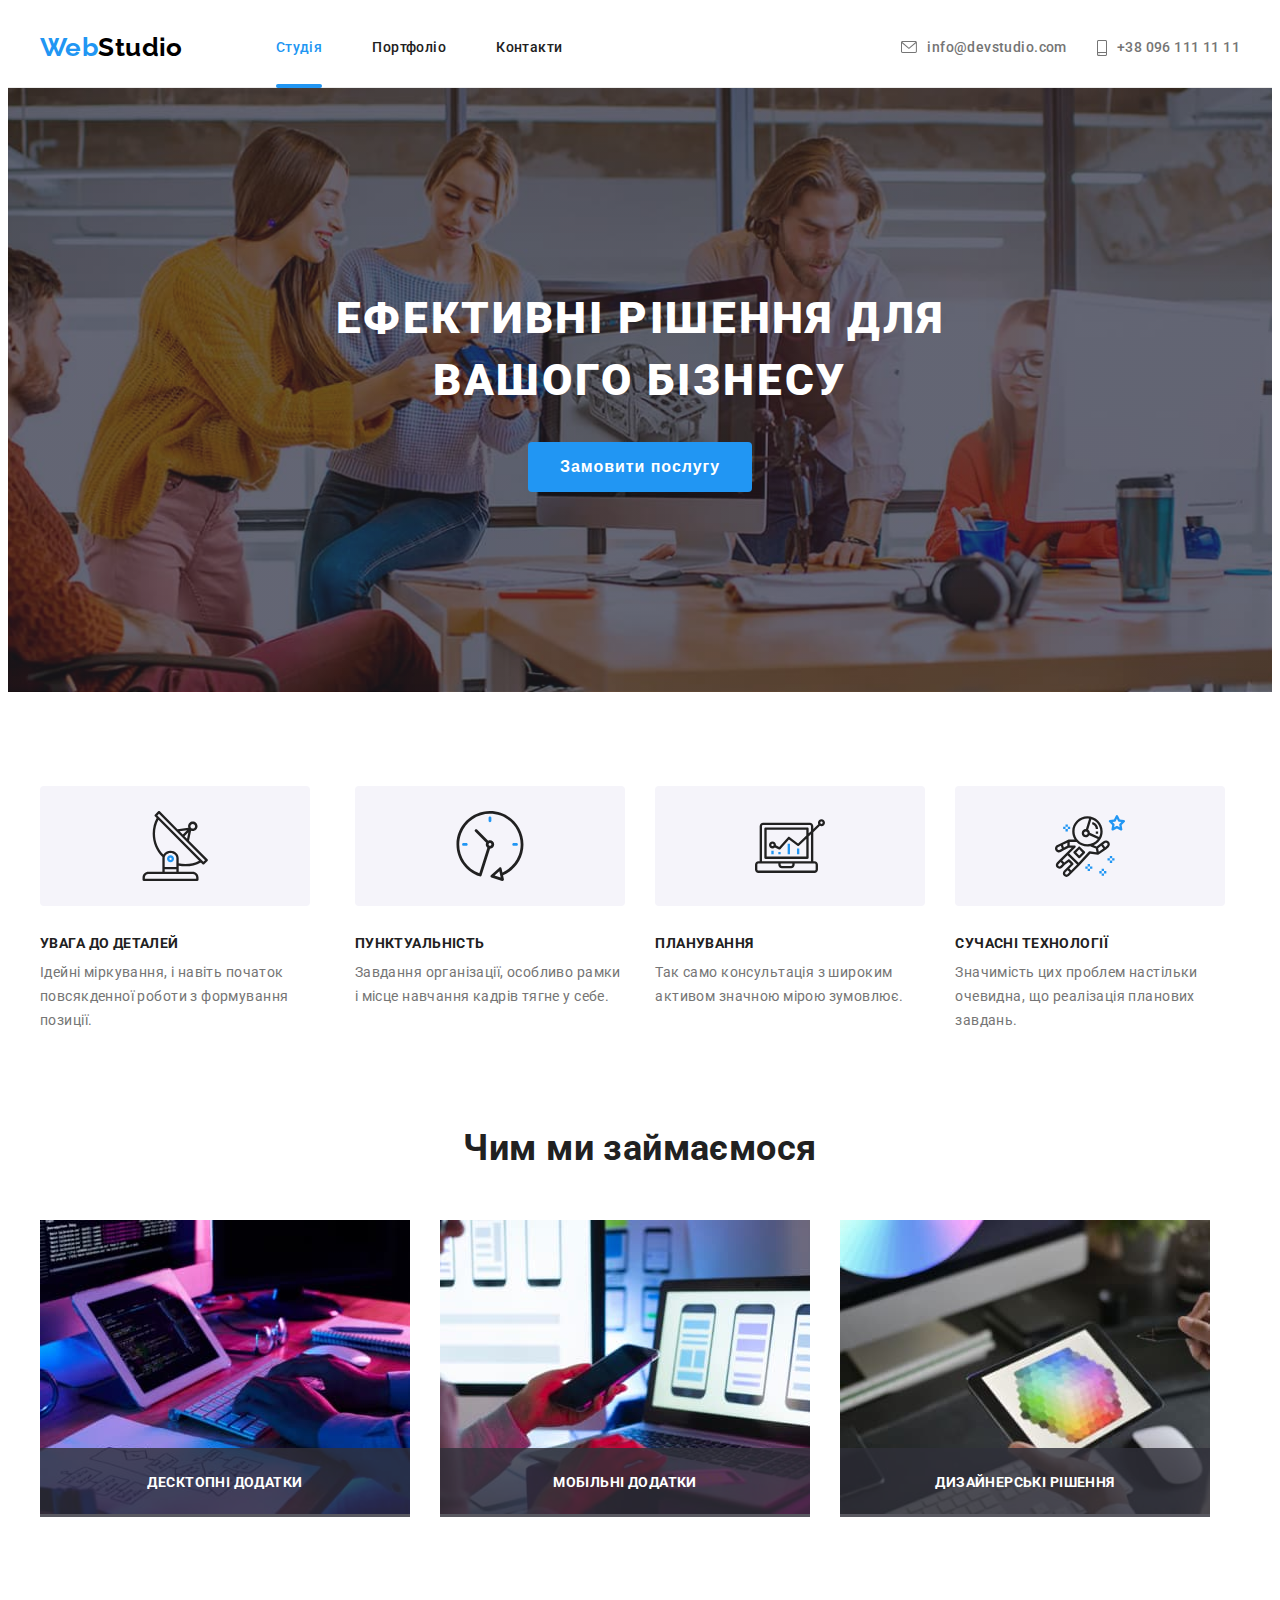
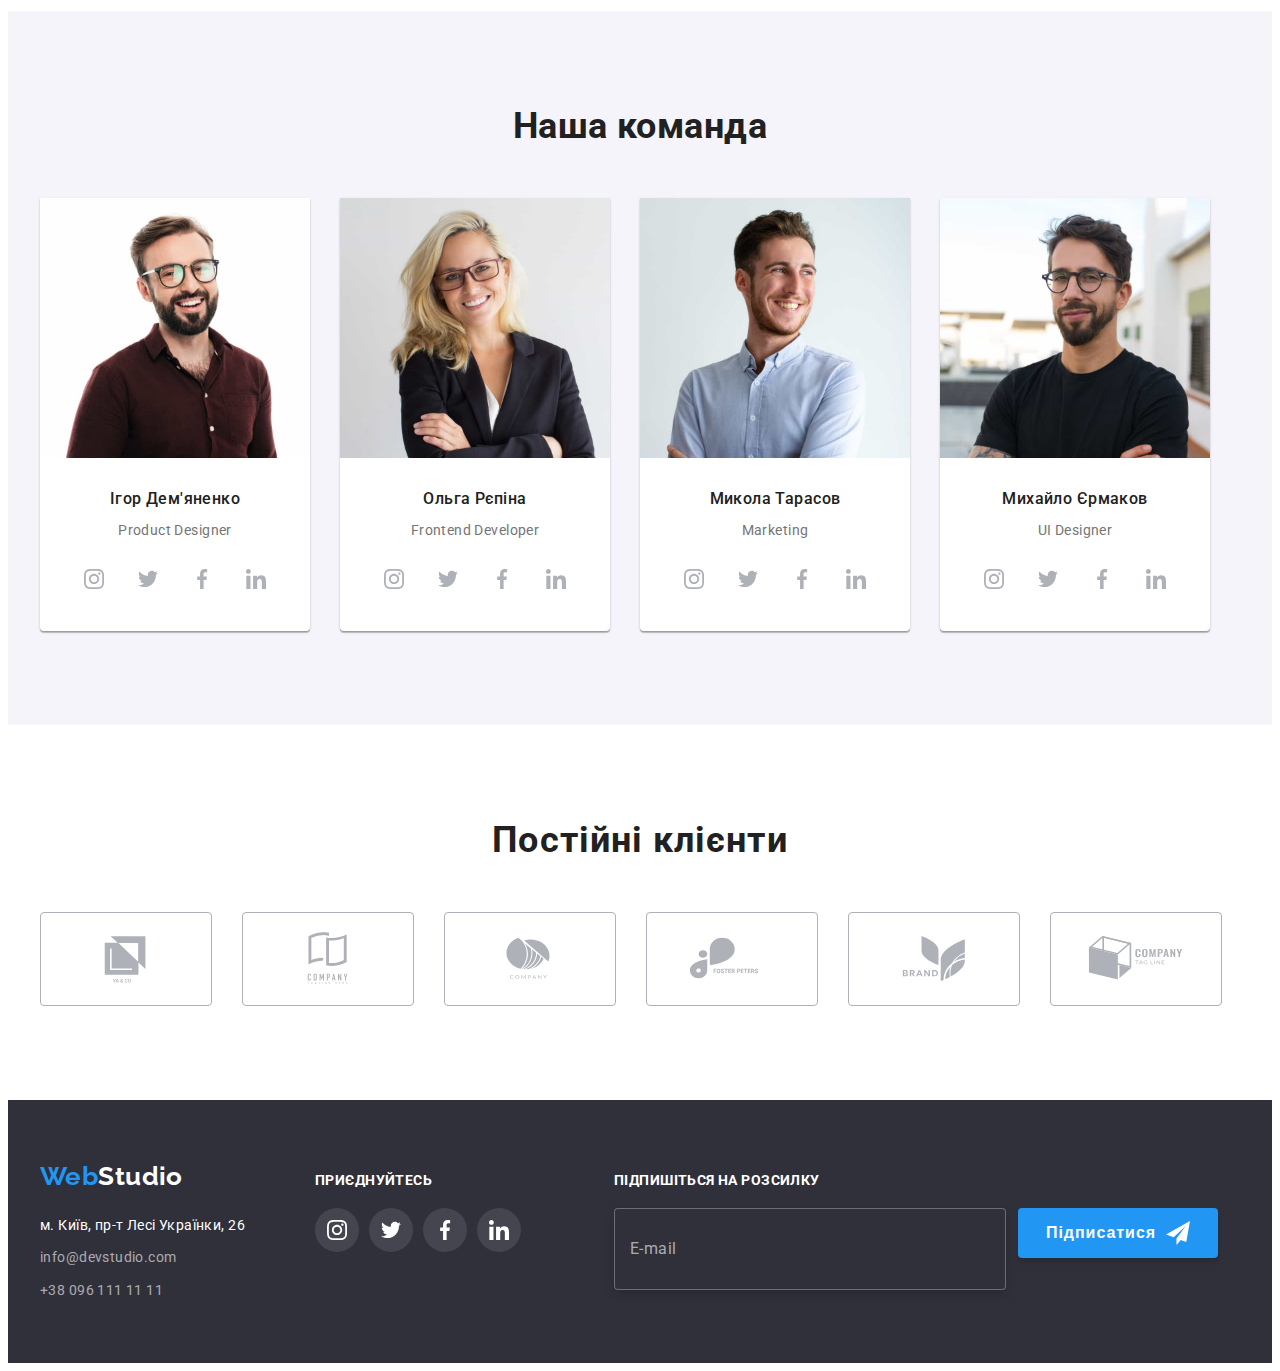
<file: index.html>
<!DOCTYPE html>
<html lang="uk">
  <head>
    <meta charset="UTF-8" />
    <meta http-equiv="X-UA-Compatible" content="IE=edge" />
    <meta name="viewport" content="width=device-width, initial-scale=1.0" />
    <title>Студія</title>
    <link rel="preconnect" href="https://fonts.googleapis.com" />
    <link rel="preconnect" href="https://fonts.gstatic.com" crossorigin />
    <link
      href="https://fonts.googleapis.com/css2?family=Raleway:wght@700&family=Roboto:wght@400;500;700;900&display=swap"
      rel="stylesheet"
    />
    <link
      rel="stylesheet"
      href="https://cdnjs.cloudflare.com/ajax/libs/modern-normalize/1.1.0/modern-normalize.min.css"
      integrity="sha512-wpPYUAdjBVSE4KJnH1VR1HeZfpl1ub8YT/NKx4PuQ5NmX2tKuGu6U/JRp5y+Y8XG2tV+wKQpNHVUX03MfMFn9Q=="
      crossorigin="anonymous"
      referrerpolicy="no-referrer"
    />
    <link rel="stylesheet" href="./css/main.min.css">
  </head>
  <body>
    <header>
      <!-- Studio name -->
      <div class="container header">
        <a href="./index.html" class="logo"
          ><span class="logo__web">Web</span>Studio</a
        >
        <!-- Menu nav -->
        <nav>
          <ul class="nav">
            <li class="nav__item">
              <a href="./index.html" class="nav__link current">Студія</a>
            </li>
            <li class="nav__item">
              <a href="./portfolio.html" class="nav__link">Портфоліо</a>
            </li>
            <li class="nav__item"><a href="/" class="nav__link">Контакти</a></li>
          </ul>
        </nav>

        <!-- Contacts -->
        <ul class="contact">
          <li class="contact__item">
            <a href="mailto:info@devstudio.com" target="_blank" class="contact__details"
              ><svg class="contact__icon" width="16" height="12">
                <use href="./images/svg-file.svg#icon-letter"></use>
              </svg>
              info@devstudio.com</a
            >
          </li>
          <li class="contact__item">
            <a href="tel:+380961111111" target="_blank" class="contact__details">
              <svg class="contact__icon" width="10" height="16">
                <use href="./images/svg-file.svg#icon-smartphone"></use>
              </svg>
              +38 096 111 11 11</a
            >
          </li>
        </ul>
      </div>
    </header>
    <main>
      <!-- Page hero -->
      <section class="hero">
        <div class="container">
          <h1 class="hero__title">Ефективні рішення для вашого бізнесу</h1>
          <button data-modal-open type="button" class="hero__button">
            Замовити послугу
          </button>
        </div>
      </section>

      <!-- Charakteristics -->
      <section class="principles">
        <div class="container">
          <h2 class="visually-hidden">Принципи нашої роботи</h2>
          <ul class="principles__list">
            <li class="principles__card">
              <div class="principles__icon-container">
                <svg class="principles__icon" width="70" height="70">
                  <use href="./images/svg-file.svg#icon-Satellite1"></use>
                </svg>
              </div>
              <h3 class="principles__title">УВАГА ДО ДЕТАЛЕЙ</h3>
              <p class="principles__text">
                Ідейні міркування, і навіть початок повсякденної роботи з
                формування позиції.
              </p>
            </li>
            <li class="principles__card">
              <div class="principles__icon-container">
                <svg class="principles__icon" width="70" height="70">
                  <use href="./images/svg-file.svg#icon-clock2"></use>
                </svg>
              </div>
              <h3 class="principles__title">ПУНКТУАЛЬНІСТЬ</h3>
              <p class="principles__text">
                Завдання організації, особливо рамки і місце навчання кадрів
                тягне у себе.
              </p>
            </li>
            <li class="principles__card">
              <div class="principles__icon-container">
                <svg class="principles__icon" width="70" height="70">
                  <use href="./images/svg-file.svg#icon-diagram3"></use>
                </svg>
              </div>
              <h3 class="principles__title">ПЛАНУВАННЯ</h3>
              <p class="principles__text">
                Так само консультація з широким активом значною мірою зумовлює.
              </p>
            </li>
            <li class="principles__card">
              <div class="principles__icon-container">
                <svg class="principles__icon" width="70" height="70">
                  <use href="./images/svg-file.svg#icon-astronaut4"></use>
                </svg>
              </div>
              <h3 class="principles__title">СУЧАСНІ ТЕХНОЛОГІЇ</h3>
              <p class="principles__text">
                Значимість цих проблем настільки очевидна, що реалізація
                планових завдань.
              </p>
            </li>
          </ul>
        </div>
      </section>
      <!-- We are engaged in -->
      <section class="applications">
        <div class="container">
          <h2 class="applications__title">Чим ми займаємося</h2>
          <ul class="applications__list">
            <li class="applications__card">
              <div class="applications__img-container">
                <img
                  class="applications__img"
                  src="./images/img.jpg"
                  width="370"
                  alt="десктопні додатки"
                />
                <p class="applications__text">Десктопні додатки</p>
              </div>
            </li>
            <li class="applications__card">
              <div class="applications__img-container">
                <img
                  class="applications__img"
                  src="./images/img-2.jpg"
                  width="370"
                  alt="мобільні додатки"
                />
                <p class="applications__text">Мобільні додатки</p>
              </div>
            </li>
            <li class="applications__card">
              <div class="applications__img-container">
                <img
                  class="applications__img"
                  src="./images/img-3.jpg"
                  width="370"
                  alt="д изайнерські рішення"
                />
                <p class="applications__text">Дизайнерські рішення</p>
              </div>
            </li>
          </ul>
        </div>
      </section>

      <!-- Our team -->
      <section class="team">
        <div class="container">
          <h2 class="team__title">Наша команда</h2>
          <ul class="team__list">
            <li class="member">
              <img
                class="member__photo"
                src="./images/img-1-1.jpg"
                width="270"
                alt="Фотографія Ігоря Дем'яненко"
              />
              <div class="member__text-container">
                <h3 class="member__name">Ігор Дем'яненко</h3>
                <p class="member__profesion">Product Designer</p>
              </div>
              <ul class="socials">
                <li>
                  <a class="socials__link" href="">
                    <svg class="socials__icon" width="20" height="20">
                      <use href="./images/svg-file.svg#icon-insta"></use>
                    </svg>
                  </a>
                </li>
                <li>
                  <a class="socials__link" href="">
                    <svg class="socials__icon" width="20" height="20">
                      <use href="./images/svg-file.svg#icon-twitt"></use>
                    </svg>
                  </a>
                </li>
                <li>
                  <a class="socials__link" href="">
                    <svg class="socials__icon" width="20" height="20">
                      <use href="./images/svg-file.svg#icon-face"></use>
                    </svg>
                  </a>
                </li>
                <li>
                  <a class="socials__link" href="">
                    <svg class="socials__icon" width="20" height="20">
                      <use href="./images/svg-file.svg#icon-in"></use>
                    </svg>
                  </a>
                </li>
              </ul>
            </li>
            <li class="member">
              <img
                class="member__photo"
                src="./images/img-2-2.jpg"
                width="270"
                alt="Фотографія Ольги Рєпіної"
              />
              <div class="member__text-container">
                <h3 class="member__name">Ольга Рєпіна</h3>
                <p class="member__profesion">Frontend Developer</p>
              </div>
              <ul class="socials">
                <li>
                  <a href="" class="socials__link">
                    <svg class="socials__icon" width="20" height="20">
                      <use href="./images/svg-file.svg#icon-insta"></use>
                    </svg>
                  </a>
                </li>
                <li>
                  <a class="socials__link" href="">
                    <svg class="socials__icon" width="20" height="20">
                      <use href="./images/svg-file.svg#icon-twitt"></use>
                    </svg>
                  </a>
                </li>
                <li>
                  <a class="socials__link" href="">
                    <svg class="socials__icon" width="20" height="20">
                      <use href="./images/svg-file.svg#icon-face"></use>
                    </svg>
                  </a>
                </li>
                <li>
                  <a class="socials__link" href="">
                    <svg class="socials__icon" width="20" height="20">
                      <use href="./images/svg-file.svg#icon-in"></use>
                    </svg>
                  </a>
                </li>
              </ul>
            </li>
            <li class="member">
              <img
                class="member__photo"
                src="./images/img-3-3.jpg"
                width="270"
                alt="Фотографія Миколи Тарасова"
              />
              <div class="member__text-container">
                <h3 class="member__name">Микола Тарасов</h3>
                <p class="member__profesion">Marketing</p>
              </div>
              <ul class="socials">
                <li>
                  <a class="socials__link" href="">
                    <svg class="socials__icon" width="20" height="20">
                      <use href="./images/svg-file.svg#icon-insta"></use>
                    </svg>
                  </a>
                </li>
                <li>
                  <a class="socials__link" href="">
                    <svg class="socials__icon" width="20" height="20">
                      <use href="./images/svg-file.svg#icon-twitt"></use>
                    </svg>
                  </a>
                </li>
                <li>
                  <a class="socials__link" href="">
                    <svg class="socials__icon" width="20" height="20">
                      <use href="./images/svg-file.svg#icon-face"></use>
                    </svg>
                  </a>
                </li>
                <li>
                  <a class="socials__link" href="">
                    <svg class="socials__icon" width="20" height="20">
                      <use href="./images/svg-file.svg#icon-in"></use>
                    </svg>
                  </a>
                </li>
              </ul>
            </li>
            <li class="member">
              <img
                class="member__photo"
                src="./images/img-4-4.jpg"
                width="270"
                alt="Фотографія Михайла Єрмакова"
              />
              <div class="member__text-container">
                <h3 class="member__name">Михайло Єрмаков</h3>
                <p class="member__profesion">UI Designer</p>
              </div>
              <ul class="socials">
                <li>
                  <a class="socials__link" href="">
                    <svg class="socials__icon" width="20" height="20">
                      <use href="./images/svg-file.svg#icon-insta"></use>
                    </svg>
                  </a>
                </li>
                <li>
                  <a class="socials__link" href="">
                    <svg class="socials__icon" width="20" height="20">
                      <use href="./images/svg-file.svg#icon-twitt"></use>
                    </svg>
                  </a>
                </li>
                <li>
                  <a class="socials__link" href="">
                    <svg class="socials__icon" width="20" height="20">
                      <use href="./images/svg-file.svg#icon-face"></use>
                    </svg>
                  </a>
                </li>
                <li>
                  <a class="socials__link" href="">
                    <svg class="socials__icon" width="20" height="20">
                      <use href="./images/svg-file.svg#icon-in"></use>
                    </svg>
                  </a>
                </li>
              </ul>
            </li>
          </ul>
        </div>
      </section>
      <section class="customers">
        <div class="container">
          <h2 class="customers__title">Постійні клієнти</h2>
          <ul class="customers__list">
            <li class="customers__card">
              <a href="" class="customers__item">
                <svg width="106" height="60" class="customers__icon">
                  <use href="./images/svg-file.svg#icon-Client-1"></use>
                </svg>
              </a>
            </li>
            <li class="customers__card">
              <a href="" class="customers__item">
                <svg width="106" height="60" class="customers__icon">
                  <use href="./images/svg-file.svg#icon-Client-2"></use>
                </svg>
              </a>
            </li>
            <li class="customers__card">
              <a href="" class="customers__item">
                <svg width="106" height="60" class="customers__icon">
                  <use href="./images/svg-file.svg#icon-Client-3"></use>
                </svg>
              </a>
            </li>
            <li class="customers__card">
              <a href="" class="customers__item">
                <svg width="106" height="60" class="customers__icon">
                  <use href="./images/svg-file.svg#icon-Client-4"></use>
                </svg>
              </a>
            </li>
            <li class="customers__card">
              <a href="" class="customers__item">
                <svg width="106" height="60" class="customers__icon">
                  <use href="./images/svg-file.svg#icon-Client-5"></use>
                </svg>
              </a>
            </li>
            <li class="customers__card">
              <a href="" class="customers__item">
                <svg width="106" height="60" class="customers__icon">
                  <use href="./images/svg-file.svg#icon-Client-6"></use>
                </svg>
              </a>
            </li>
          </ul>
        </div>
      </section>
    </main>
    <footer class="footer">
      <!-- Address -->
      <div class="container footer__container">
        <div class="footer-addres">
          <a href="./index.html" class="footer__logo"
            ><span class="logo__web">Web</span>Studio</a
          >
          <address class="footer-addres__container">
            <ul>
              <li class="footer-addres__list">
                <a href="" class="footer-addres__location">м. Київ, пр-т Лесі Українки, 26</a>
              </li>
              <li class="footer-addres__list">
                <a
                  href="mailto:info@devstudio.com"
                  target="_blank"
                  class="footer-addres__contacts"
                  >info@devstudio.com</a
                >
              </li>
              <li class="footer-addres__list">
                <a
                  href="tel:+380961111111"
                  target="_blank"
                  class="footer-addres__contacts"
                  >+38 096 111 11 11</a
                >
              </li>
            </ul>
          </address>
        </div>
        <div class="footer-soc">
          <p class="footer-soc__title">приєднуйтесь</p>
          <ul class="footer-soc__list">
            <li>
              <a href="" class="footer-soc__link">
                <svg class="footer-soc__icon" width="20" height="20">
                  <use href="./images/svg-file.svg#icon-insta"></use>
                </svg>
              </a>
            </li>
            <li>
              <a href="" class="footer-soc__link">
                <svg class="footer-soc__icon" width="20" height="20">
                  <use href="./images/svg-file.svg#icon-twitt"></use>
                </svg>
              </a>
            </li>
            <li>
              <a href="" class="footer-soc__link">
                <svg class="footer-soc__icon" width="20" height="20">
                  <use href="./images/svg-file.svg#icon-face"></use>
                </svg>
              </a>
            </li>
            <li>
              <a href="" class="footer-soc__link">
                <svg class="footer-soc__icon" width="20" height="20">
                  <use href="./images/svg-file.svg#icon-in"></use>
                </svg>
              </a>
            </li>
          </ul>
        </div>
        <div class="foter-input__container">
          <p class="foter-input__title">Підпишіться на розсилку</p>
          <form class="foter-form" autocomplete="off">
            <div class="foter-form__container">
              <input
                class="foter-form__field"
                type="email"
                name="email"
                id="email-send"
                placeholder=" "
              />
              <label class="foter-form__label" for="email-send">E-mail</label>
              <button class="foter-form__button" type="submit">
                Підписатися<svg class="icon-send" width="24" height="24">
                  <use href="./images/svg-file.svg#icon-send"></use>
                </svg>
              </button>
            </div>
          </form>
        </div>
      </div>
    </footer>
    <div data-modal class="backdrop is-hidden">
      <div class="modal">
        <button data-modal-close type="button" class="modal__button">
          <svg class="icon-close" width="10" height="10">
            <use href="./images/svg-file.svg#icon-close"></use>
          </svg>
        </button>
        <p class="modal__title">Залиште свої дані, ми вам передзвонимо</p>
        <form class="form" autocomplete="off">
          <div class="form__container">
            <label for="name">Ім'я</label>
            <input
              type="text"
              name="user-name"
              id="name"
              autofocus
              placeholder=" "
            />
            <svg class="form__icon-modal" width="18" height="18">
              <use href="./images/svg-file.svg#icon-user"></use>
            </svg>
          </div>
          <div class="form__container">
            <label for="tel">Телефон</label>
            <input type="tel" name="tel" id="tel" placeholder=" " />
            <svg class="form__icon-modal" width="18" height="18">
              <use href="./images/svg-file.svg#icon-tel"></use>
            </svg>
          </div>
          <div class="form__container">
            <label for="email">Пошта</label>
            <input type="email" name="mail" id="email" placeholder=" " />
            <svg class="form__icon-modal" width="18" height="18">
              <use href="./images/svg-file.svg#icon-mail"></use>
            </svg>
          </div>
          <div class="form__container">
            <label for="commen">Коментар</label>
            <textarea
              name="comment"
              id="commen"
              placeholder="Введіть текст"
            ></textarea>
          </div>
          <div class="checkbox">
            <input
              class="checkbox__field visually-hidden"
              type="checkbox"
              name="agree"
              value="agrees"
              id="agrees"
            />
            <label class="checkbox__label" for="agrees">
              <span class="checkbox__icon-check">
                <svg  width="12" height="12">
                  <use href="./images/svg-file.svg#icon-ok"></use>
                </svg>
              </span>
              Погоджуюся з розсилкою та приймаю<a class="checkbox__agrees" href="">Умови договору</a>
            </label>
          </div>
          <button class="checkbox__button" type="submit">Відправити</button>
        </form>
      </div>
    </div>
    <script src="./js/modal.js"></script>
  </body>
</html>
</file>
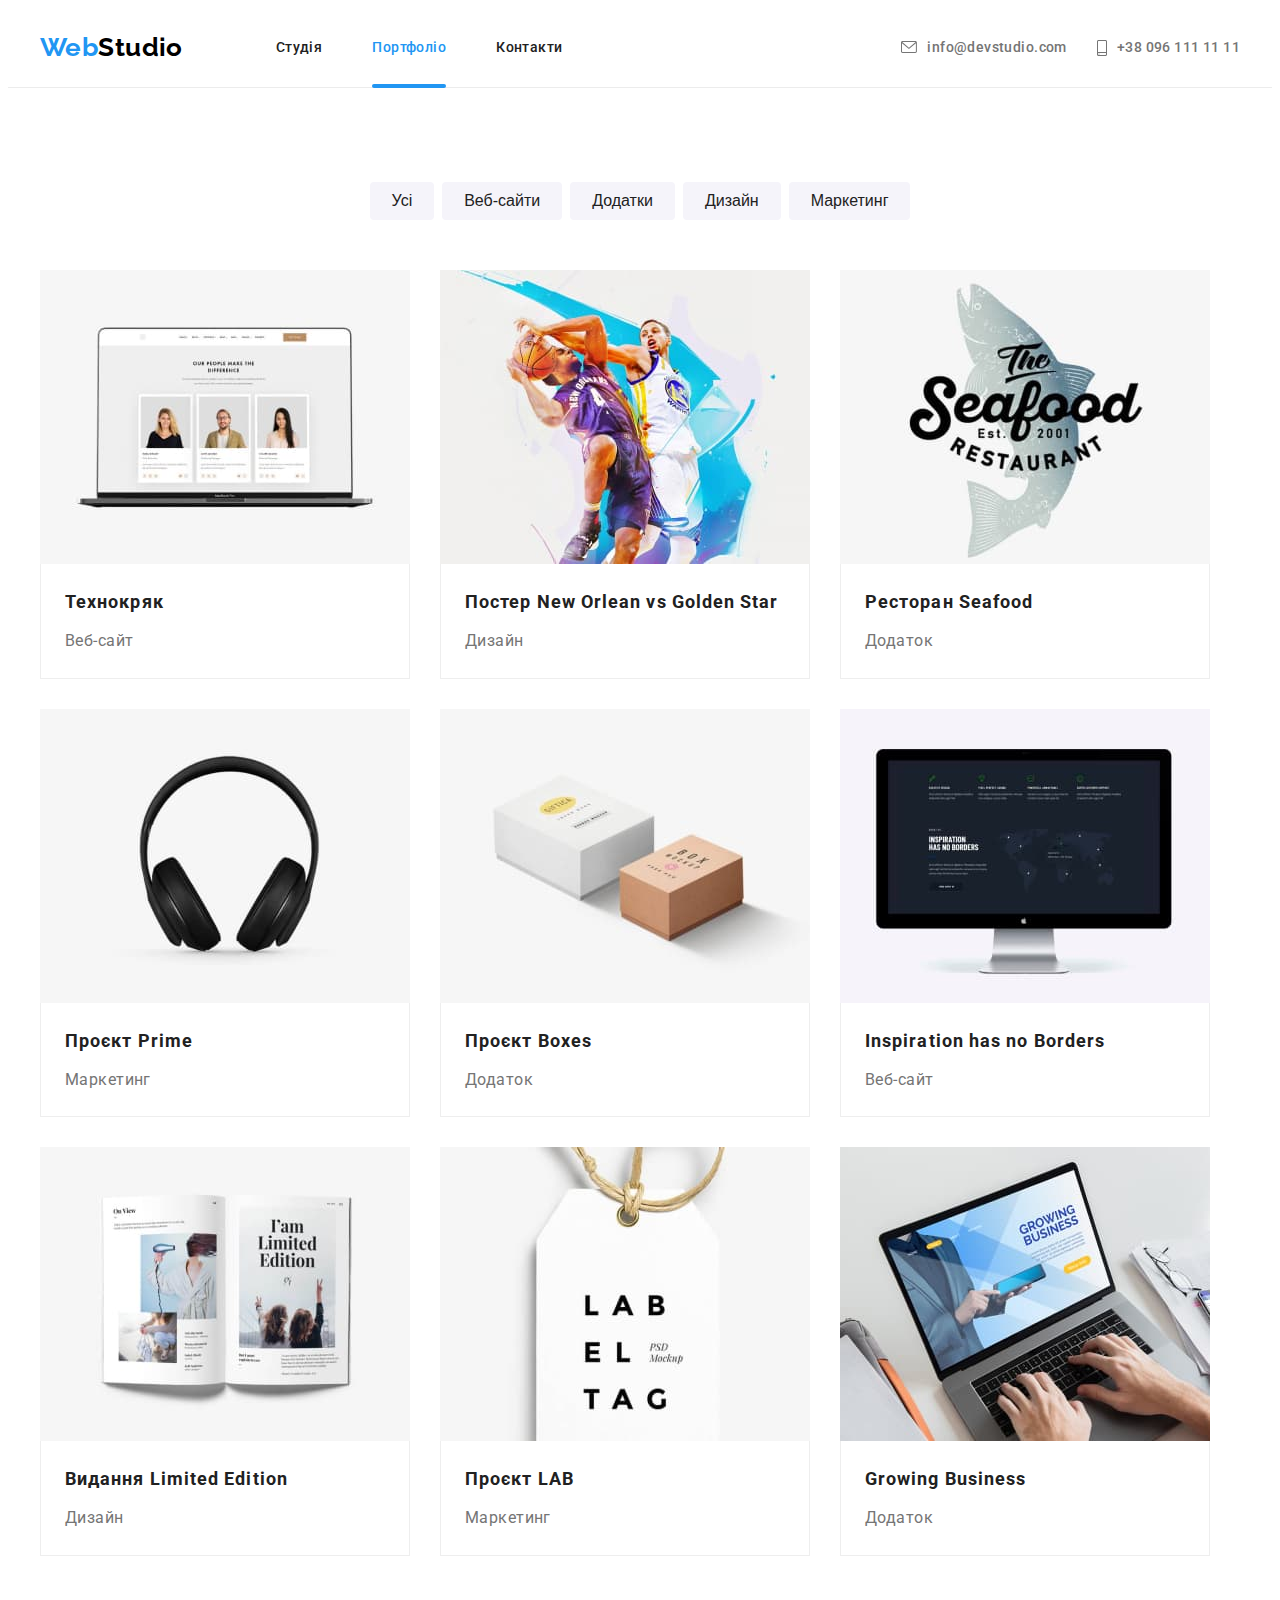
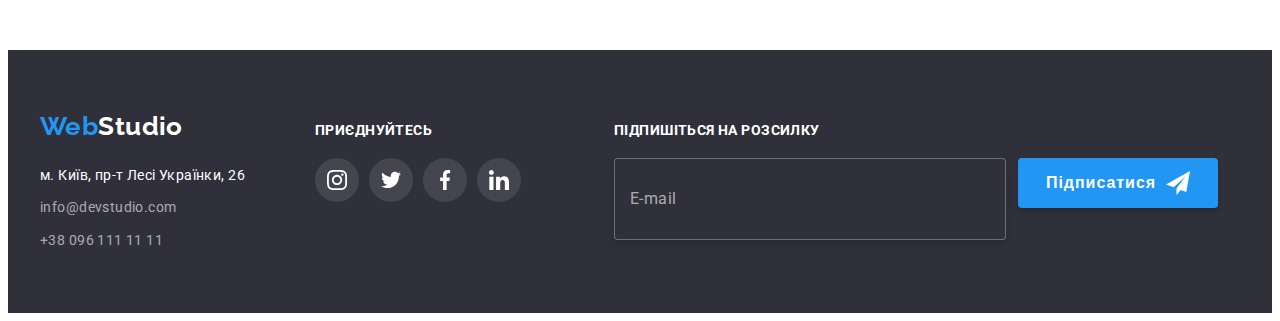
<file: portfolio.html>
<!DOCTYPE html>
<html lang="en">
  <head>
    <meta charset="UTF-8" />
    <meta http-equiv="X-UA-Compatible" content="IE=edge" />
    <meta name="viewport" content="width=device-width, initial-scale=1.0" />
    <title>Портфоліо</title>
  <link rel="preconnect" href="https://fonts.googleapis.com" />
    <link rel="preconnect" href="https://fonts.gstatic.com" crossorigin />
    <link
      href="https://fonts.googleapis.com/css2?family=Raleway:wght@700&family=Roboto:wght@400;500;700;900&display=swap"
      rel="stylesheet"
    />
    <link
      rel="stylesheet"
      href="https://cdnjs.cloudflare.com/ajax/libs/modern-normalize/1.1.0/modern-normalize.min.css"
      integrity="sha512-wpPYUAdjBVSE4KJnH1VR1HeZfpl1ub8YT/NKx4PuQ5NmX2tKuGu6U/JRp5y+Y8XG2tV+wKQpNHVUX03MfMFn9Q=="
      crossorigin="anonymous"
      referrerpolicy="no-referrer"
    />
    <link rel="stylesheet" href="./css/main.min.css">
  </head>
  <body>
    <header>
      <!-- Studio name -->
      <div class="container header">
        <a href="./index.html" class="logo"
          ><span class="logo__web">Web</span>Studio</a
        >
        <!-- Menu nav -->
        <nav>
          <ul class="nav">
            <li class="nav__item">
              <a href="./index.html" class="nav__link">Студія</a>
            </li>
            <li class="nav__item">
              <a href="./portfolio.html" class="nav__link current">Портфоліо</a>
            </li>
            <li class="nav__item"><a href="/" class="nav__link">Контакти</a></li>
          </ul>
        </nav>

        <!-- Contacts -->
        <ul class="contact">
          <li class="contact__item">
            <a href="mailto:info@devstudio.com" target="_blank" class="contact__details"
              ><svg class="contact__icon" width="16" height="12">
                <use href="./images/svg-file.svg#icon-letter"></use>
              </svg>
              info@devstudio.com</a
            >
          </li>
          <li class="contact__item">
            <a href="tel:+380961111111" target="_blank" class="contact__details">
              <svg class="contact__icon" width="10" height="16">
                <use href="./images/svg-file.svg#icon-smartphone"></use>
              </svg>
              +38 096 111 11 11</a
            >
          </li>
        </ul>
      </div>
    </header>
    <main>
      <section class="section-progects">
        <h1 class="visually-hidden">Наші проекти</h1>
        <!-- Page filters -->
        <div class="container">
          <ul class="filters">
            <li class="filters__list">
              <button type="button" class="filters__button">Усі</button>
            </li>
            <li class="filters__list">
              <button type="button" class="filters__button">Веб-сайти</button>
            </li>
            <li class="filters__list">
              <button type="button" class="filters__button">Додатки</button>
            </li>
            <li class="filters__list">
              <button type="button" class="filters__button">Дизайн</button>
            </li>
            <li class="filters__list">
              <button type="button" class="filters__button">Маркетинг</button>
            </li>
          </ul>

          <!-- Projects -->
          <ul class="progects">
            <li class="progects__list">
              <div class="progects__wrap">
                <img
                  class="progects__photo"
                  src="./images/img_0.jpg"
                  alt="Сторінка веб-сайту"
                  width="370"
                />
                <p class="text-modal">
                  Ресурс пропонує комплексні пропозиції з різним рівнем
                  функціоналу та сервісів. Все це дозволить відвідувачу отримати
                  вичерпні відомості про компанію чи приватну особу.
                </p>
              </div>
              <div class="progects__information">
                <h2 class="progects__title">Технокряк</h2>
                <p class="progects__text">Веб-сайт</p>
              </div>
            </li>
            <li class="progects__list">
              <div class="progects__wrap">
                <img
                  class="progects__photo"
                  src="./images/img_1.jpg"
                  alt="Постер з баскетболістами"
                  width="370"
                />
                <p class="text-modal">
                  Ресурс пропонує комплексні пропозиції з різним рівнем
                  функціоналу та сервісів. Все це дозволить відвідувачу отримати
                  вичерпні відомості про компанію чи приватну особу.
                </p>
              </div>
              <div class="progects__information">
                <h2 class="progects__title">Постер New Orlean vs Golden Star</h2>
                <p class="progects__text">Дизайн</p>
              </div>
            </li>
            <li class="progects__list">
              <div class="progects__wrap">
                <img
                  class="progects__photo"
                  src="./images/img_2.jpg"
                  alt="Логотип ресторану"
                  width="370"
                />
                <p class="text-modal">
                  Ресурс пропонує комплексні пропозиції з різним рівнем
                  функціоналу та сервісів. Все це дозволить відвідувачу отримати
                  вичерпні відомості про компанію чи приватну особу.
                </p>
              </div>
              <div class="progects__information">
                <h2 class="progects__title">Ресторан Seafood</h2>
                <p class="progects__text">Додаток</p>
              </div>
            </li>
            <li class="progects__list">
              <div class="progects__wrap">
                <img
                  class="progects__photo"
                  src="./images/img_3.jpg"
                  alt="Навушники"
                  width="370"
                />
                <p class="text-modal">
                  Ресурс пропонує комплексні пропозиції з різним рівнем
                  функціоналу та сервісів. Все це дозволить відвідувачу отримати
                  вичерпні відомості про компанію чи приватну особу.
                </p>
              </div>
              <div class="progects__information">
                <h2 class="progects__title">Проєкт Prime</h2>
                <p class="progects__text">Маркетинг</p>
              </div>
            </li>
            <li class="progects__list">
              <div class="progects__wrap">
                <img
                  class="progects__photo"
                  src="./images/img_4.jpg"
                  alt="Картонні коробки-бокси"
                  width="370"
                />
                <p class="text-modal">
                  Ресурс пропонує комплексні пропозиції з різним рівнем
                  функціоналу та сервісів. Все це дозволить відвідувачу отримати
                  вичерпні відомості про компанію чи приватну особу.
                </p>
              </div>
              <div class="progects__information">
                <h2 class="progects__title">Проєкт Boxes</h2>
                <p class="progects__text">Додаток</p>
              </div>
            </li>
            <li class="progects__list">
              <div class="progects__wrap">
                <img
                  class="progects__photo"
                  src="./images/img_5.jpg"
                  alt="Монітор Mac"
                  width="370"
                />
                <p class="text-modal">
                  Ресурс пропонує комплексні пропозиції з різним рівнем
                  функціоналу та сервісів. Все це дозволить відвідувачу отримати
                  вичерпні відомості про компанію чи приватну особу.
                </p>
              </div>
              <div class="progects__information">
                <h2 class="progects__title">Inspiration has no Borders</h2>
                <p class="progects__text">Веб-сайт</p>
              </div>
            </li>
            <li class="progects__list">
              <div class="progects__wrap">
                <img
                  class="progects__photo"
                  src="./images/img_6.jpg"
                  alt="Розгорнута книга"
                  width="370"
                />
                <p class="text-modal">
                  Ресурс пропонує комплексні пропозиції з різним рівнем
                  функціоналу та сервісів. Все це дозволить відвідувачу отримати
                  вичерпні відомості про компанію чи приватну особу.
                </p>
              </div>
              <div class="progects__information">
                <h2 class="progects__title">Видання Limited Edition</h2>
                <p class="progects__text">Дизайн</p>
              </div>
            </li>
            <li class="progects__list">
              <div class="progects__wrap">
                <img
                  class="progects__photo"
                  src="./images/img_7.jpg"
                  alt="Паперова бірка"
                  width="370"
                />
                <p class="text-modal">
                  Ресурс пропонує комплексні пропозиції з різним рівнем
                  функціоналу та сервісів. Все це дозволить відвідувачу отримати
                  вичерпні відомості про компанію чи приватну особу.
                </p>
              </div>
              <div class="progects__information">
                <h2 class="progects__title">Проєкт LAB</h2>
                <p class="progects__text">Маркетинг</p>
              </div>
            </li>
            <li class="progects__list">
              <div class="progects__wrap">
                <img
                  class="progects__photo"
                  src="./images/img_8.jpg"
                  alt="Відкритий ноутбук"
                  width="370"
                />
                <p class="text-modal">
                  Ресурс пропонує комплексні пропозиції з різним рівнем
                  функціоналу та сервісів. Все це дозволить відвідувачу отримати
                  вичерпні відомості про компанію чи приватну особу.
                </p>
              </div>
              <div class="progects__information">
                <h2 class="progects__title">Growing Business</h2>
                <p class="progects__text">Додаток</p>
              </div>
            </li>
          </ul>
        </div>
      </section>
    </main>

    <footer class="footer">
      <!-- Address -->
      <div class="container footer__container">
        <div class="footer-addres">
          <a href="./index.html" class="footer__logo"
            ><span class="logo__web">Web</span>Studio</a
          >
          <address class="footer-addres__container">
            <ul>
              <li class="footer-addres__list">
                <a href="" class="footer-addres__location">м. Київ, пр-т Лесі Українки, 26</a>
              </li>
              <li class="footer-addres__list">
                <a
                  href="mailto:info@devstudio.com"
                  target="_blank"
                  class="footer-addres__contacts"
                  >info@devstudio.com</a
                >
              </li>
              <li class="footer-addres__list">
                <a
                  href="tel:+380961111111"
                  target="_blank"
                  class="footer-addres__contacts"
                  >+38 096 111 11 11</a
                >
              </li>
            </ul>
          </address>
        </div>
        <div class="footer-soc">
          <p class="footer-soc__title">приєднуйтесь</p>
          <ul class="footer-soc__list">
            <li>
              <a href="" class="footer-soc__link">
                <svg class="footer-soc__icon" width="20" height="20">
                  <use href="./images/svg-file.svg#icon-insta"></use>
                </svg>
              </a>
            </li>
            <li>
              <a href="" class="footer-soc__link">
                <svg class="footer-soc__icon" width="20" height="20">
                  <use href="./images/svg-file.svg#icon-twitt"></use>
                </svg>
              </a>
            </li>
            <li>
              <a href="" class="footer-soc__link">
                <svg class="footer-soc__icon" width="20" height="20">
                  <use href="./images/svg-file.svg#icon-face"></use>
                </svg>
              </a>
            </li>
            <li>
              <a href="" class="footer-soc__link">
                <svg class="footer-soc__icon" width="20" height="20">
                  <use href="./images/svg-file.svg#icon-in"></use>
                </svg>
              </a>
            </li>
          </ul>
        </div>
        <div class="foter-input__container">
          <p class="foter-input__title">Підпишіться на розсилку</p>
          <form class="foter-form" autocomplete="off">
            <div class="foter-form__container">
              <input
                class="foter-form__field"
                type="email"
                name="email"
                id="email-send"
                placeholder=" "
              />
              <label class="foter-form__label" for="email-send">E-mail</label>
              <button class="foter-form__button" type="submit">
                Підписатися<svg class="icon-send" width="24" height="24">
                  <use href="./images/svg-file.svg#icon-send"></use>
                </svg>
              </button>
            </div>
          </form>
        </div>
      </div>
    </footer>
  </body>
</html>
</file>
<file: css/main.min.css>
:root{--primery-text-color: #757575;--title-text-color: #212121;--accent-color: #2196f3;--accent-active-color: #000000;--secondary-text-color: #fff;--background-dark-color: #2f303a;--background-hero-main: #C4C4C4;--contacts-color: #757575;--contacts-tekst-footer: rgba(255, 255, 255, 0.6);--buttons-portfolio-color: #F5F4FA;--border-header-color: #ECECEC;--progects-border-color: #EEEEEE;--color-icons: #AFB1B8;--border-customers-color: #AFB1B8;--section-background-color: #f5f5f5;--background-footer-icons: rgba(255, 255, 255, 0.1);--bgd-hero: rgba(47, 48, 58, 0.4), rgba(47, 48, 58, 0.4);--bgd-color-modal: rgba(0, 0, 0, 0.2);--bgd-color-text-modal: rgba(33, 150, 243, 0.9)}body{font-family:"Roboto",sans-serif;color:var(--primery-text-color);background-color:var(--secondary-text-color);font-size:14px;letter-spacing:.03em}.visually-hidden{position:absolute;white-space:nowrap;width:1px;height:1px;overflow:hidden;border:0;padding:0;clip:rect(0 0 0 0);-webkit-clip-path:inset(50%);clip-path:inset(50%);margin:-1px}.is-hidden{opacity:0;visibility:hidden;pointer-events:none}header{border-bottom:1px solid var(--border-header-color)}a{text-decoration:none}ul{list-style:none;padding:0;margin:0}.container{width:1200px;padding-left:15px;padding-right:15px;margin:0 auto}.section-progects{margin-top:0;padding-top:94px;padding-bottom:94px}.backdrop{position:fixed;top:0;left:0;width:100%;height:100%;background-color:var(--bgd-color-modal);opacity:1;transition:opacity 250ms cubic-bezier(0.4, 0, 0.2, 1),visibility 250ms cubic-bezier(0.4, 0, 0.2, 1)}.modal{position:absolute;top:220px;width:528px;height:581px;padding:40px;background-color:var(--secondary-text-color);box-shadow:0px 1px 3px rgba(0,0,0,.12),0px 1px 1px rgba(0,0,0,.14),0px 2px 1px rgba(0,0,0,.2);border-radius:4px;top:50%;left:50%;transform:translate(-50%, -50%) scale(1);align-content:flex-end;transition:transform 250ms cubic-bezier(0.4, 0, 0.2, 1)}.modal__button{position:fixed;top:8px;right:8px;display:flex;cursor:pointer;width:30px;height:30px;justify-content:center;align-items:center;padding:0;background-color:rgba(0,0,0,0);border-radius:50%;border:1px solid rgba(0,0,0,.1);transition:fill 250ms cubic-bezier(0.4, 0, 0.2, 1)}.modal__button:hover,.modal__button:focus{fill:var(--accent-color)}.backdrop.is-hidden .modal{transform:translate(-50%, -50%) scale(0)}.modal__title{font-weight:700;font-size:20px;line-height:1.2;text-align:center;color:var(--title-text-color);margin-bottom:12px;margin-top:0}.form__container{position:relative;display:flex;flex-direction:column}.form__container label{margin-bottom:4px;font-size:12px;line-height:1.2;letter-spacing:.01em}.form__container textarea{resize:none;width:100%;height:120px;padding:12px 16px;border:1px solid rgba(33,33,33,.2);border-radius:4px;cursor:pointer}.form__container input{width:100%;height:40px;padding:12px 16px 12px 42px;border:1px solid rgba(33,33,33,.2);border-radius:4px;cursor:pointer;transition:color 250ms cubic-bezier(0.4, 0, 0.2, 1)}.form__container+.form__container{margin-top:10px}.form__icon-modal{position:absolute;top:53%;left:15px;transition:color 250ms cubic-bezier(0.4, 0, 0.2, 1)}.form__container input:focus+.form__icon-modal{fill:var(--accent-color)}.form__container textarea::-moz-placeholder{font-size:12px;line-height:14px;letter-spacing:.01em;color:rgba(117,117,117,.5)}.form__container textarea:-ms-input-placeholder{font-size:12px;line-height:14px;letter-spacing:.01em;color:rgba(117,117,117,.5)}.form__container textarea::placeholder{font-size:12px;line-height:14px;letter-spacing:.01em;color:rgba(117,117,117,.5)}.checkbox{margin-top:20px;margin-bottom:30px;color:var(--contacts-color)}.checkbox__label{display:flex;justify-content:center;align-items:center;cursor:pointer;line-height:1.7}.checkbox__icon-check{display:flex;margin-right:8px;width:16px;height:15px;border:1px solid var(--title-text-color);border-radius:2px;background-position:center;background-repeat:no-repeat;background-size:cover;fill:rgba(0,0,0,0)}.checkbox__agrees{text-decoration:underline;color:var(--accent-color);font-size:14px;line-height:24px;letter-spacing:.03em;margin-left:8px}.checkbox__button{display:block;margin:0 auto;font-weight:700;font-size:16px;line-height:1.9;display:flex;align-items:center;text-align:center;letter-spacing:.06em;color:var(--secondary-text-color);background-color:var(--accent-color);width:200px;height:50px;padding:10px 52px;border:none;box-shadow:0px 4px 4px rgba(0,0,0,.15);border-radius:4px;cursor:pointer}.checkbox__field:checked+.checkbox__label>.checkbox__icon-check{border-color:var(--accent-color);background-color:var(--accent-color);fill:var(--secondary-text-color)}.header{display:flex;align-items:center}.logo__web{color:var(--accent-color);font-family:"Raleway",sans-serif;font-style:normal;font-weight:700;font-size:26px;line-height:1.3}.logo{color:var(--accent-active-color);font-family:"Raleway",sans-serif;font-style:normal;font-weight:700;font-size:26px;line-height:1.3}.nav{display:flex;margin-left:93px}.nav__item{display:flex;align-items:center;position:relative}.nav__item+.nav__item{margin-left:50px}.nav__link{color:var(--title-text-color);line-height:1.1;display:block;padding-top:32px;padding-bottom:32px;font-weight:500;transition:color 250ms cubic-bezier(0.4, 0, 0.2, 1)}.nav__link.current{color:var(--accent-color)}.nav__link:hover,.nav__link:focus{color:var(--accent-color)}.current::after{position:absolute;bottom:-1px;right:0px;content:"";width:100%;height:4px;background-color:var(--accent-color);border-radius:2px}.contact{display:flex;margin-left:auto;font-weight:500}.contact__item+.contact__item{margin-left:30px}.contact__details{color:var(--contacts-color);line-height:1.1;transition:color 250ms cubic-bezier(0.4, 0, 0.2, 1),fill 250ms cubic-bezier(0.4, 0, 0.2, 1);display:flex;justify-content:center;align-items:center}.contact__details:hover,.contact__details:focus{color:var(--accent-color);fill:var(--accent-color)}.contact__icon{fill:currentColor;margin-right:10px}.hero{background-color:var(--background-hero-main);background-image:linear-gradient(var(--bgd-hero)),url(../images/Img-hero.jpg);margin-left:auto;margin-right:auto;max-width:1600px;background-size:cover;background-repeat:no-repeat;background-position:center;text-align:center;padding-top:200px;padding-bottom:200px}.hero__title{width:696px;margin-right:auto;margin-left:auto;margin-top:0;margin-bottom:30px;color:var(--secondary-text-color);text-transform:uppercase;font-style:normal;font-weight:900;font-size:44px;line-height:1.4;letter-spacing:.06em}.hero__button{display:inline-block;padding:10px 32px;min-width:216px;border-radius:4px;color:var(--secondary-text-color);font-weight:700;font-size:16px;line-height:1.9;background:var(--accent-color);letter-spacing:.06em;border:none;cursor:pointer}.principles{padding:94px 0}.principles__list{display:flex}.principles__card{margin-right:30px}.principles__card:nth-child(4n){margin-right:0}.principles__icon-container{display:flex;justify-content:center;align-items:center;width:270px;height:120px;border-radius:4px;margin-bottom:30px;background-color:var(--buttons-portfolio-color)}.principles__title{margin-top:0;margin-bottom:10px;color:var(--title-text-color);font-weight:700;line-height:1.1;font-size:14px}.principles__text{line-height:1.7;margin:0}.applications{padding-bottom:94px}.applications__title{margin-top:0;margin-bottom:50px;text-align:center;color:var(--title-text-color);font-weight:700;font-size:36px;line-height:1.2}.applications__list{display:flex;margin-bottom:0}.applications__card+.applications__card{margin-left:30px;margin-bottom:0}.applications__card{display:block}.applications__img-container{position:relative}.applications__text{position:absolute;bottom:0;left:0;width:100%;margin:0;padding-top:27px;padding-bottom:27px;justify-content:center;align-items:center;font-style:normal;font-weight:700;line-height:1.1;color:var(--secondary-text-color);text-align:center;text-transform:uppercase;background:rgba(47,48,58,.8)}.team{padding-top:94px;padding-bottom:94px;background:var(--buttons-portfolio-color)}.team__title{margin-top:0;margin-bottom:50px;text-align:center;color:var(--title-text-color);font-weight:700;font-size:36px;line-height:1.2}.team__list{display:flex;text-align:center}.member{margin-bottom:0;background-color:var(--secondary-text-color);border-radius:0px 0px 4px 4px;box-shadow:0px 1px 3px rgba(0,0,0,.12),0px 1px 1px rgba(0,0,0,.14),0px 2px 1px rgba(0,0,0,.2)}.member+.member{margin-left:30px}.member__photo{display:block}.member__text-container{padding-top:30px}.member__name{margin-top:0;margin-bottom:10px;font-weight:500;line-height:1.4;color:var(--title-text-color)}.member__profesion{margin-top:0;margin-bottom:16px;line-height:1.4;color:var(--tel-number-color)}.socials{display:flex;padding:0 32px 30px;gap:10px}.socials__link{color:var(--color-icons);width:44px;height:44px;border-radius:50%;display:flex;justify-content:center;align-items:center;transition:background-color 250ms cubic-bezier(0.4, 0, 0.2, 1)}.socials__link:hover,.socials__link:focus{color:var(--secondary-text-color);background-color:var(--accent-color)}.socials__icon{fill:currentColor;transition:color 250ms cubic-bezier(0.4, 0, 0.2, 1)}.customers{padding-top:94px;padding-bottom:94px}.customers__title{color:var(--title-text-color);font-weight:700;font-size:36px;line-height:1.2;text-align:center;letter-spacing:.03em;margin-top:0;margin-bottom:50px}.customers__list{display:flex;gap:30px}.customers__item{display:flex;justify-content:center;align-items:center;width:170px;height:92px;border:1px solid var(--color-icons);border-radius:4px;color:var(--color-icons);transition:color 250ms cubic-bezier(0.4, 0, 0.2, 1),border-color 250ms cubic-bezier(0.4, 0, 0.2, 1)}.customers__icon{fill:currentColor}.customers__item:hover,.customers__item:focus{color:var(--accent-color);border-color:var(--accent-color)}.footer{background-color:var(--background-dark-color);padding-top:60px;padding-bottom:60px}.footer__container{display:flex;align-items:baseline}.footer-addres{display:block}.footer__logo{color:var(--secondary-text-color);font-family:"Raleway",sans-serif;font-style:normal;font-weight:700;font-size:26px;line-height:1.3}.footer-addres__list+.footer-addres__list{margin-top:9px}.footer-addres__location{line-height:1.7;font-style:normal;color:var(--secondary-text-color)}.footer-addres__container{margin-top:20px}.footer-addres__contacts{line-height:1.7;font-style:normal;color:var(--contacts-tekst-footer);transition:color 250ms cubic-bezier(0.4, 0, 0.2, 1)}.footer-addres__contacts:hover,.footer-addres__contacts:focus{color:var(--accent-color)}.footer-soc{margin-left:70px}.footer-soc__title{margin-top:0;margin-bottom:20px;color:var(--secondary-text-color);font-weight:700;font-size:1.1;line-height:16px;letter-spacing:.03em;text-transform:uppercase}.footer-soc__list{display:flex;gap:10px}.footer-soc__link{width:44px;height:44px;border-radius:50%;display:flex;justify-content:center;align-items:center;color:var(--secondary-text-color);background-color:var(--background-footer-icons);transition:background-color 250ms cubic-bezier(0.4, 0, 0.2, 1)}.footer-soc__link:hover,.footer-soc__link:focus{background-color:var(--accent-color)}.footer-soc__icon{fill:currentColor}.foter-input__container{margin-left:93px}.foter-input__title{margin-top:0;margin-bottom:20px;font-weight:700;line-height:1.1;text-transform:uppercase;color:var(--secondary-text-color)}.foter-form{display:flex;justify-content:center;align-items:center}.foter-form__container{position:relative;display:flex}.foter-form__field{width:358px;height:50px;border:1px solid rgba(255,255,255,.3);filter:drop-shadow(0px 4px 4px rgba(0, 0, 0, 0.15));border-radius:4px;padding:15px 16px;background:var(--background-dark-color);color:var(--secondary-text-color);font-size:16px;line-height:1.3}.foter-form__button{margin-left:12px;display:flex;align-items:center;justify-content:center;font-weight:700;font-size:16px;line-height:1.9;letter-spacing:.06em;padding-top:10px;padding-bottom:10px;width:200px;height:50px;box-shadow:0px 4px 4px rgba(0,0,0,.15);border-radius:4px;background-color:var(--accent-color);border:none;color:var(--secondary-text-color);fill:var(--secondary-text-color);cursor:pointer;gap:10px}.foter-form__label{position:absolute;top:50%;left:16px;transform:translateY(-50%);font-size:16px;line-height:1.3;color:rgba(255,255,255,.6);transition:transform 250ms cubic-bezier(0.4, 0, 0.2, 1)}.foter-form__field:not(:-moz-placeholder-shown)+.foter-form__label{transform:translateX(-80px)}.foter-form__field:not(:-ms-input-placeholder)+.foter-form__label{transform:translateX(-80px)}.foter-form__field:focus+.foter-form__label,.foter-form__field:not(:placeholder-shown)+.foter-form__label{transform:translateX(-80px)}.filters{display:flex;justify-content:center;align-items:center;margin-bottom:50px}.filters__button{margin-top:0;text-align:center;padding:6px 22px;border-radius:4px;background-color:var(--buttons-portfolio-color);color:var(--title-text-color);font-style:normal;font-weight:500;font-size:16px;line-height:1.6;cursor:pointer;border:none;transition:color 250ms cubic-bezier(0.4, 0, 0.2, 1),background-color 250ms cubic-bezier(0.4, 0, 0.2, 1),box-shadow 250ms cubic-bezier(0.4, 0, 0.2, 1)}.filters__button:hover,.filters__button:focus{background-color:var(--accent-color);color:var(--secondary-text-color);box-shadow:0px 1px 1px rgba(0,0,0,.12),0px 4px 4px rgba(0,0,0,.06),1px 4px 6px rgba(0,0,0,.16)}.filters__list+.filters__list{margin-left:8px}.progects{display:flex;flex-wrap:wrap;gap:30px}.progects__list{transition:box-shadow 250ms cubic-bezier(0.4, 0, 0.2, 1)}.progects__list:hover,.progects__list:focus{box-shadow:0px 1px 1px rgba(0,0,0,.12),0px 4px 4px rgba(0,0,0,.06),1px 4px 6px rgba(0,0,0,.16)}.progects__wrap{position:relative;overflow:hidden}.progects__photo{display:block}.progects__information{padding:20px 24px;border:1px solid var(--progects-border-color);border-top:none}.progects__title{margin-top:0;margin-bottom:4px;color:var(--title-text-color);font-style:normal;font-weight:700;font-size:18px;line-height:2;letter-spacing:.06em}.progects__text{margin-top:0;margin-bottom:0;font-style:normal;font-size:16px;line-height:2.1;color:var(--tel-number-color)}.text-modal{position:absolute;top:0;margin:0;font-weight:400;font-size:18px;line-height:1.6;color:var(--secondary-text-color);padding:63px 24px;background-color:var(--bgd-color-text-modal);height:100%;transform:translateY(100%);transition:transform 250ms cubic-bezier(0.4, 0, 0.2, 1)}.progects__list:hover .text-modal{transform:translateY(0)}/*# sourceMappingURL=main.min.css.map */
</file>
